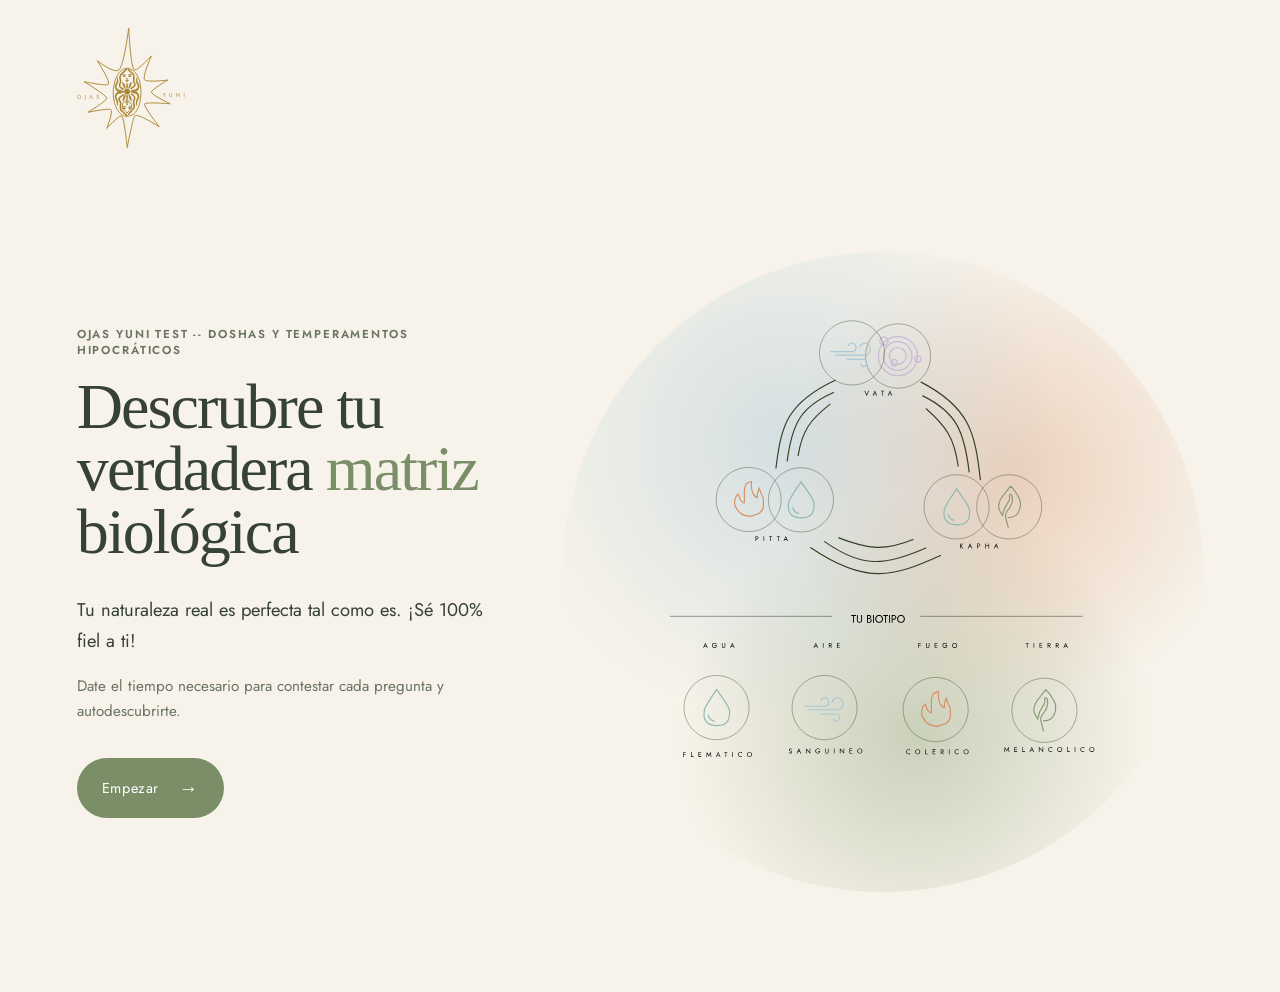
<file: index.html>
<!DOCTYPE html>
<html lang="en">
<head>
    <meta charset="UTF-8">
    <meta name="viewport" content="width=device-width, initial-scale=1.0">

    <title>OJAS YUNI TEST</title>

    <link rel="preconnect" href="https://fonts.googleapis.com">
    <link rel="preconnect" href="https://fonts.gstatic.com" crossorigin>
    <link href="https://fonts.googleapis.com/css2?family=Jost:wght@300;400;500;600;700&display=swap" rel="stylesheet">

    <link rel="stylesheet" href="style.css">
</head>

<body>

    <header class="navbar">
        <a href="#" class="logo">
            <img src="images/logoDosha.svg" alt="Website logo">
        </a>
    </header>

    <main>

        <section class="quiz-intro">

           
            <div class="intro-content">

                <p class="eyebrow">OJAS YUNI TEST -- Doshas y temperamentos hipocráticos </p>

                <h1>
                    Descrubre tu verdadera
                    <span>matriz</span> biológica
                </h1>

                <p class="intro-text">
                    Tu  naturaleza real es perfecta tal como es. ¡Sé 100% fiel a ti!
                </p>

                <p class="quiz-info">
                    Date el tiempo necesario para contestar cada pregunta y autodescubrirte.
                </p>

                <a href="quiz.html" class="quiz-button">
                    Empezar
                    <span>→</span>
                </a>

            </div>


            <div class="intro-image">

                <div class="image-circle">
                    <img
                        src="images/BIOTIPO.svg"
                        alt="Illustration representing the doshas and temperaments"
                    >
                </div>

            </div>

        </section>

    </main>

</body>
</html>
</file>
<file: style.css>
:root {
    --primary: #7A8F68;
    --secondary: #D8B98A;
    --background: #F7F3EA;
    --text: #354234;
    --light-text: #697363;
    --button-text: #FFFFFF;

    --heading-font: "Your Heading Font", serif;
    --body-font: 'Jost', sans-serif;

    --surface: #FCFAF5;

    --muted: #697363;

    --sage: #879B72;
    --sage-light: #DCE3D5;

    --blue: #A9C7D6;
    --lavender: #C8B6D9;
    --terracotta: #D98F63;
    --teal: #8FB9B0;

    --border: rgba(53, 66, 52, 0.18);
}

* {
    margin: 0;
    padding: 0;
    box-sizing: border-box;
}

body {
    background-color: var(--background);
    color: var(--text);
    font-family: var(--body-font);
}

.navbar {
    width: 100%;
    padding: 28px 6%;
}

.logo {
    display: inline-block;
}

.logo img {
    width: 210px;
    height: auto;
    display: block;
}


.quiz-intro {
    min-height: calc(100vh - 90px);

    width: 88%;
    max-width: 1400px;

    margin: 0 auto;

    display: grid;
    grid-template-columns: 1fr 1fr;

    align-items: center;

    gap: 70px;

    padding: 50px 0 80px;
}



.intro-content {
    max-width: 600px;
}

.eyebrow {
    font-size: 0.75rem;
    letter-spacing: 0.18em;
    text-transform: uppercase;

    color: var(--primary);

    margin-bottom: 22px;
    font-weight: 600;
}


h1 {
    font-family: var(--heading-font);

    font-size: clamp(3.2rem, 5vw, 5.5rem);

    font-weight: 400;

    line-height: 0.98;

    letter-spacing: -0.03em;

    margin-bottom: 30px;
}

h1 span {
    color: var(--primary);
}


.intro-text {
    max-width: 520px;

    font-size: 1.15rem;

    line-height: 1.7;

    color: var(--text);

    margin-bottom: 18px;
}


.quiz-info {
    max-width: 500px;

    font-size: 0.95rem;

    line-height: 1.6;

    color: var(--light-text);

    margin-bottom: 35px;
}



.quiz-button {
    display: inline-flex;

    align-items: center;
    gap: 20px;

    padding: 16px 25px;

    background-color: var(--primary);
    color: var(--button-text);

    text-decoration: none;

    font-size: 0.9rem;

    letter-spacing: 0.04em;

    border-radius: 50px;

    transition:
        transform 0.25s ease,
        background-color 0.25s ease;
}

.quiz-button span {
    font-size: 1.2rem;

    transition: transform 0.25s ease;
}

.quiz-button:hover {
    transform: translateY(-3px);
}

.quiz-button:hover span {
    transform: translateX(5px);
}




.intro-image {
    display: flex;

    justify-content: center;
    align-items: center;
}




.image-circle {
    width: min(50vw, 700px);
    height: min(50vw, 700px);

    border-radius: 50%;

    display: flex;

    justify-content: center;
    align-items: center;

    background:
        radial-gradient(
            circle at 35% 30%,
            rgba(169, 199, 214, 0.45),
            transparent 45%
        ),
        radial-gradient(
            circle at 70% 35%,
            rgba(217, 143, 99, 0.35),
            transparent 38%
        ),
        radial-gradient(
            circle at 55% 75%,
            rgba(135, 155, 114, 0.40),
            transparent 40%
        ),
        #F7F3EA;

    padding-bottom: 80px;
}


.image-circle img {
    width: 110%;
    height: 90%;
    object-fit: contain;
}




@media (max-width: 900px) {

    .quiz-intro {
        grid-template-columns: 1fr;

        text-align: center;

        gap: 50px;

        padding-top: 30px;
    }

    .intro-content {
        margin: 0 auto;
    }

    .intro-text,
    .quiz-info {
        margin-left: auto;
        margin-right: auto;
    }

    .intro-image {
        order: -1;
    }

    .image-circle {
        width: min(70vw, 450px);
        height: min(70vw, 450px);
    }

    .navbar {
        padding: 22px 7%;
    }

}


@media (max-width: 500px) {

    .quiz-intro {
        width: 86%;
        padding-bottom: 50px;
    }

    h1 {
        font-size: 3rem;
    }

    .intro-text {
        font-size: 1rem;
    }

    .image-circle {
        width: 75vw;
        height: 75vw;
        padding: 20px;
    }

    .quiz-button {
        padding: 14px 22px;
    }

}

/* QUIZ STYLE */

body {
    background: var(--background);
    color: var(--text);

    font-family: var(--body-font);

    min-height: 100vh;
}


.quiz-header {
    width: 100%;
    padding: 28px 5vw;

    display: flex;
    align-items: center;
}

.logo img {
    width: 110px;
    height: auto;
}


.quiz-container {
    width: min(900px, 90%);
    margin: 0 auto;

    padding: 50px 0 80px;
}


.progress-section {
    margin-bottom: 70px;
}

.progress-top {
    display: flex;
    align-items: baseline;

    font-size: 0.85rem;
    letter-spacing: 0.08em;

    margin-bottom: 12px;
}

#questionNumber {
    font-weight: 600;
}

#totalQuestions {
    color: var(--muted);
}

.progress-track {
    width: 100%;
    height: 3px;

    background: rgba(53, 66, 52, 0.12);

    border-radius: 10px;
    overflow: hidden;
}

.progress-fill {
    width: 8.33%;
    height: 100%;

    background: var(--sage);

    border-radius: 10px;

    transition: width 0.4s ease;
}



.question-intro {
    text-align: center;

    margin-bottom: 45px;
}

.eyebrow {
    text-transform: uppercase;

    font-size: 0.72rem;
    font-weight: 600;

    letter-spacing: 0.16em;

    color: var(--muted);

    margin-bottom: 18px;
}

.question-intro h1 {
    font-family: var(--heading-font);

    font-size: clamp(2rem, 5vw, 3.6rem);

    line-height: 1.12;

    font-weight: 500;

    max-width: 760px;

    margin: 0 auto;
}



.answers {
    display: flex;
    flex-direction: column;

    gap: 14px;

    max-width: 720px;

    margin: 0 auto;
}

.answer-card {
    width: 100%;

    min-height: 78px;

    padding: 20px 26px;

    border: 1px solid var(--border);

    border-radius: 18px;

    background: rgba(255, 255, 255, 0.35);

    color: var(--text);

    font-family: var(--body-font);

    font-size: 1rem;

    text-align: left;

    cursor: pointer;

    transition:
        background 0.25s ease,
        border-color 0.25s ease,
        transform 0.25s ease,
        box-shadow 0.25s ease;
}

.answer-card:hover {
    background: var(--surface);

    border-color: var(--sage);

    transform: translateY(-2px);

    box-shadow:
        0 8px 25px rgba(53, 66, 52, 0.06);
}

.answer-card:focus-visible {
    outline: 2px solid var(--sage);

    outline-offset: 4px;
}

.answer-card.selected {
    background: var(--sage-light);

    border-color: var(--sage);

    transform: translateY(-2px);
}



.quiz-navigation {
    display: flex;

    justify-content: space-between;
    align-items: center;

    max-width: 720px;

    margin: 28px auto 0;
}

.back-button {
    border: none;

    background: transparent;

    color: var(--muted);

    font-family: var(--body-font);

    font-size: 0.9rem;

    cursor: pointer;

    padding: 8px 0;

    transition: color 0.2s ease;
}

.back-button:hover {
    color: var(--text);
}

.back-button:disabled {
    opacity: 0.3;

    cursor: default;
}

.select-hint {
    color: var(--muted);

    font-size: 0.75rem;
}


.result-content {
    text-align: center;

    max-width: 750px;

    margin: 0 auto;
}

.result-content h1 {
    font-family: var(--heading-font);

    font-size: clamp(2.2rem, 5vw, 4rem);

    font-weight: 500;

    line-height: 1.15;

    margin-bottom: 25px;
}

.result-symbols {
    display: flex;
    flex-direction: column;
    align-items: center;
    gap: 6px;
}

.result-plus {
    width: 100px;
    height: 100px;
}

.result-description {
    max-width: 600px;

    margin: 0 auto 50px;

    color: var(--muted);

    font-size: 1.05rem;

    line-height: 1.7;
}




.restart-button {
    border: none;

    background: var(--text);

    color: white;

    padding: 15px 28px;

    border-radius: 30px;

    font-family: var(--body-font);

    font-size: 0.9rem;

    cursor: pointer;

    transition:
        transform 0.2s ease,
        opacity 0.2s ease;
}

.restart-button:hover {
    transform: translateY(-2px);

    opacity: 0.9;
}




.hidden {
    display: none;
}


@media (max-width: 600px) {

    .quiz-header {
        padding: 22px 6%;
    }

    .quiz-container {
        width: 88%;

        padding-top: 30px;
    }

    .progress-section {
        margin-bottom: 50px;
    }

    .question-intro {
        margin-bottom: 30px;
    }

    .answer-card {
        min-height: 70px;

        padding: 18px 20px;

        border-radius: 15px;
    }

    .quiz-navigation {
        margin-top: 22px;
    }

    .select-hint {
        display: none;
    }

    .score {
        grid-template-columns: 65px 1fr;
    }
}
</file>
